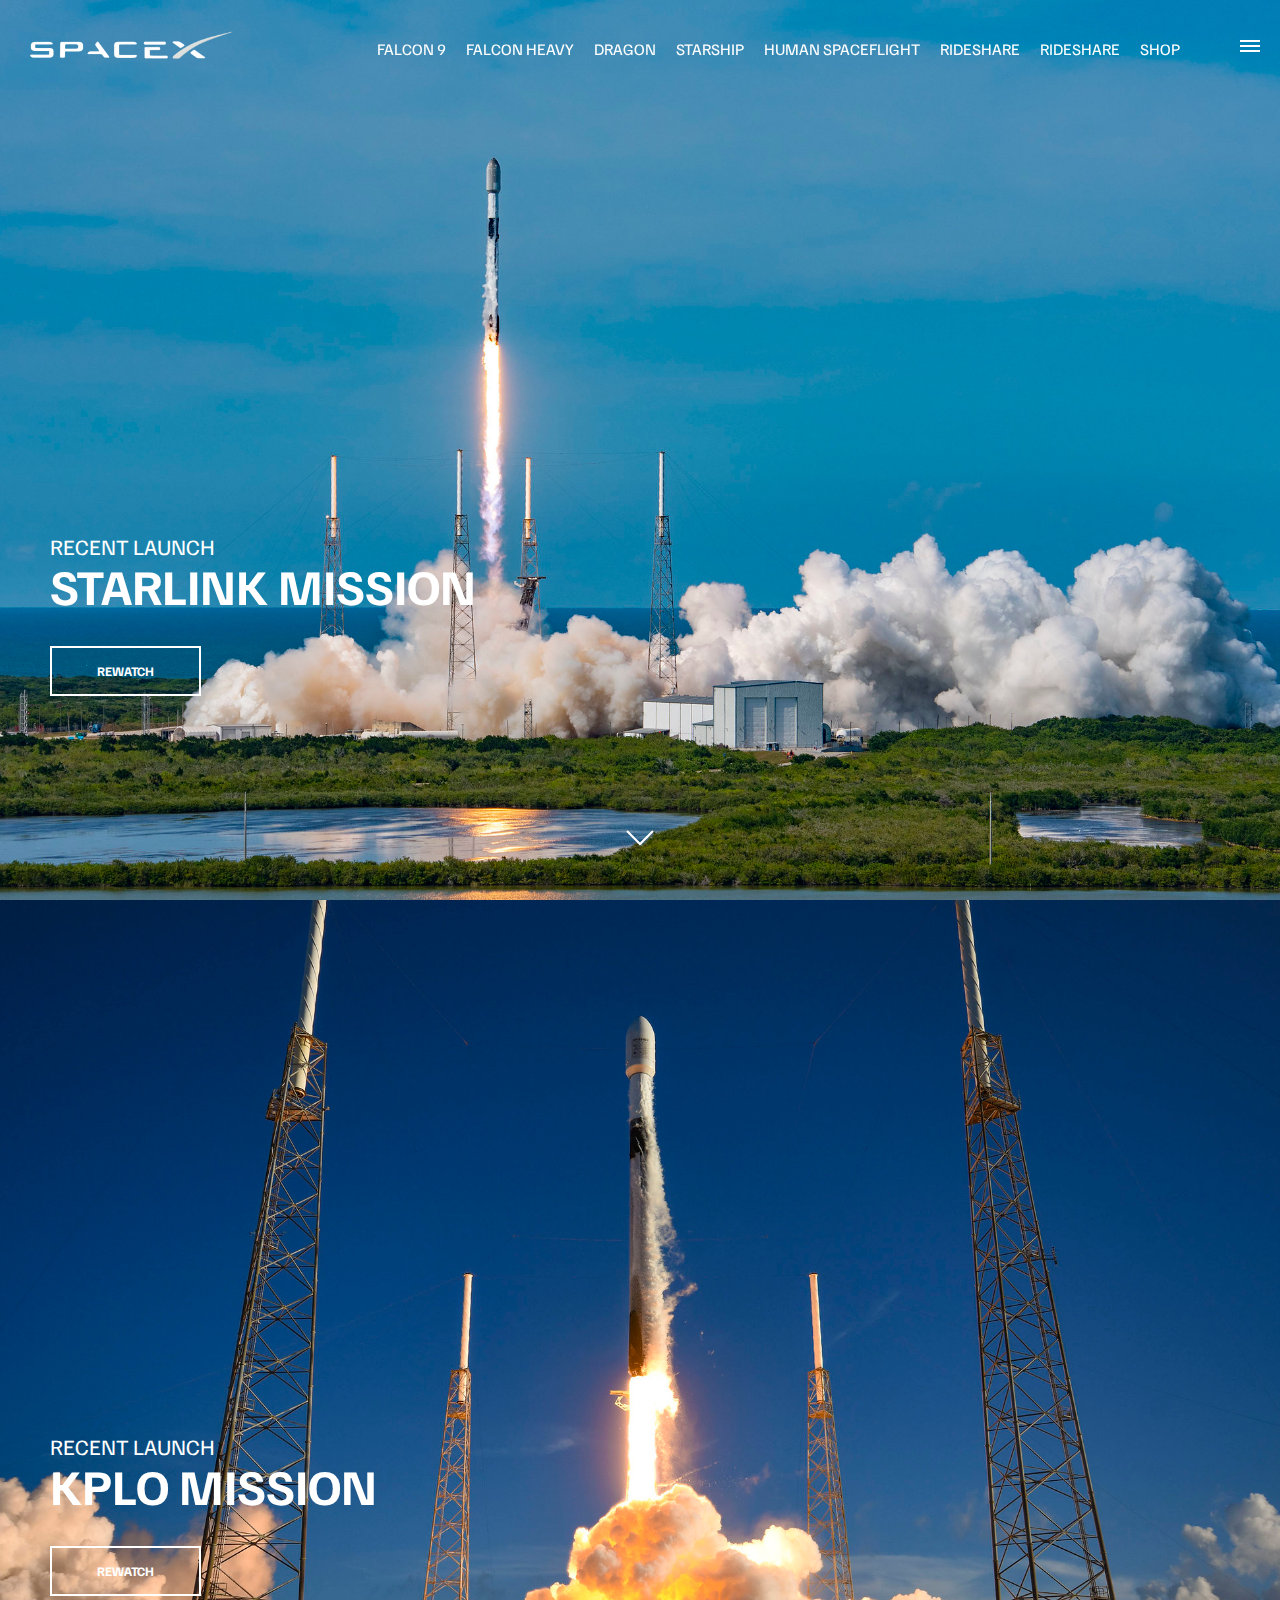
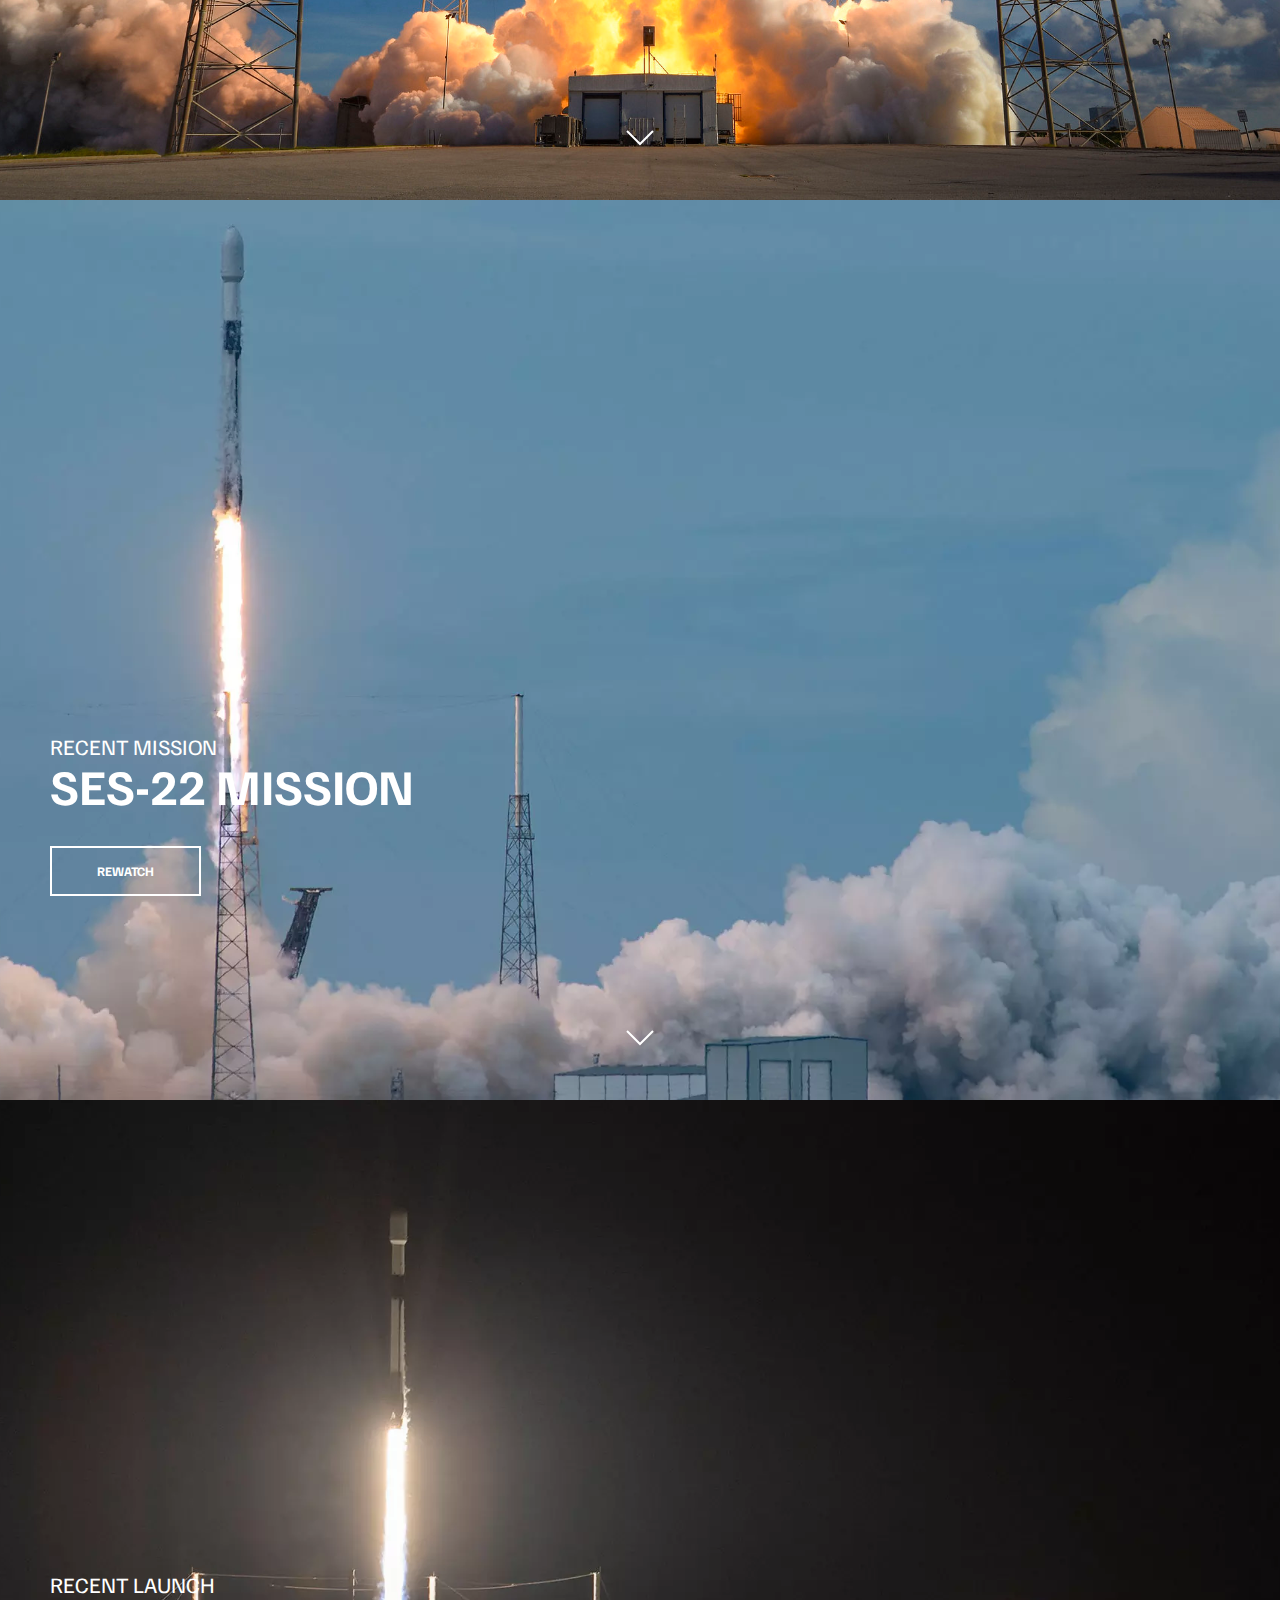
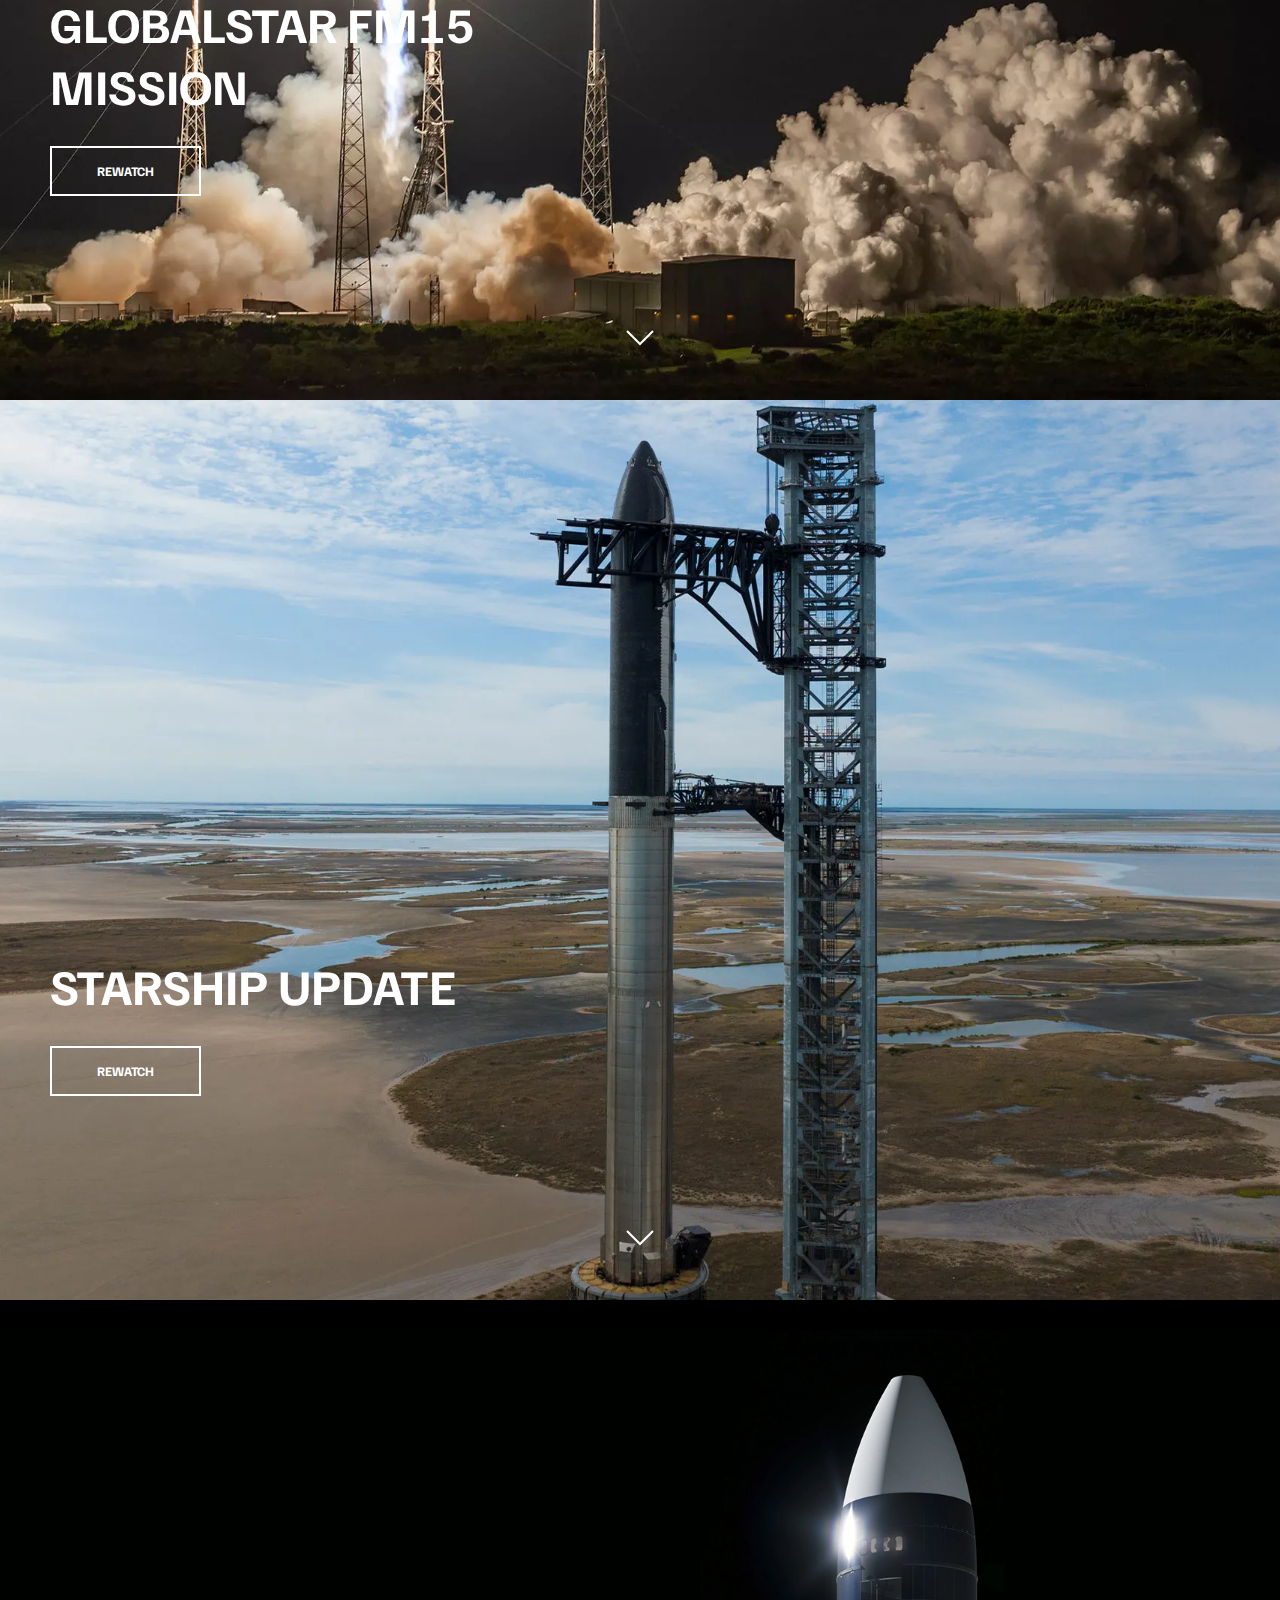
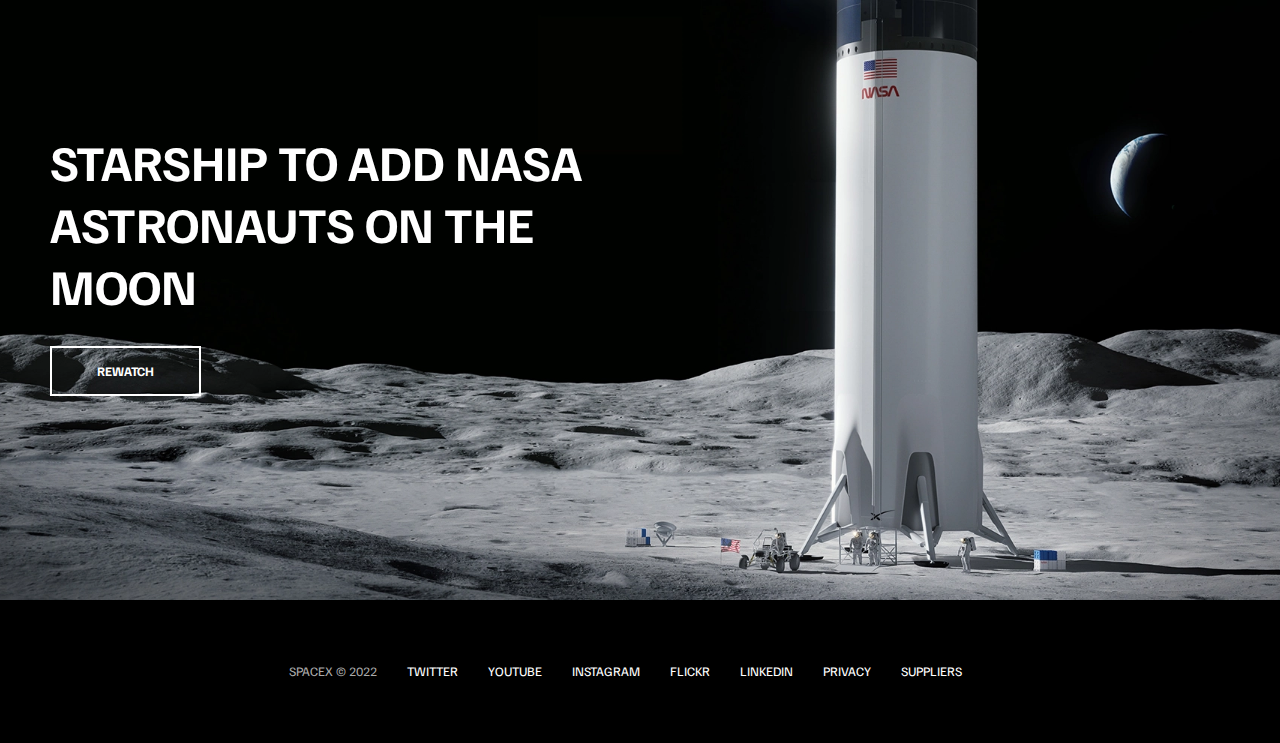
<file: index.html>
<!DOCTYPE html>
<html lang="pl">
<head>
    <meta charset="UTF-8">
    <meta http-equiv="X-UA-Compatible" content="IE=edge">
    <meta name="viewport" content="width=device-width, initial-scale=1.0">
    <link rel="stylesheet" href="css/style.css">
    <script src="js/script.js" defer></script>
    <title>SpaceX</title>
</head>
<body>
  <div id="overlay"></div>
  <div id="mobile-menu" class="mobile-main-menu">
    <ul>
<li><a href="#">Mission</a></li>
<li><a href="#">Launches</a></li>
<li><a href="#">Careers</a></li>
<li><a href="#">Updates</a></li>
<li><a href="#">Shop</a></li>

<li class="mobile-only"><a href="falcon9.html"> Falcon 9</a></li>
        <li class="mobile-only"><a href="falcon-heavy.html"> Falcon Heavy</a></li>
        <li class="mobile-only"><a href="dragon.html"> Falcon 9</a></li>
        <li class="mobile-only"><a href="#"> Starship</a></li>
        <li class="mobile-only"><a href="#"> Human Spaceflight</a></li>
        <li class="mobile-only"><a href="#"> Rideshare</a></li>
        <li class="mobile-only"><a href="#"> Starlink</a></li>
        <li class="mobile-only"><a href="#"> Shop</a></li>
    </ul>
  </div>
<header class ="main-header">
    <div class="logo">
        <a href="index.html">
            <img src="./img/logo.png" alt="SpaceX">
        </a>
    </div>
    <nav class="desktop-main-menu">
        <ul>
        <li><a href="falcon9.html"> Falcon 9</a></li>
        <li><a href="falcon-heavy.html"> Falcon Heavy</a></li>
        <li><a href="dragon.html"> Dragon</li>
        <li><a href="#"> Starship</a></li>
        <li><a href="#"> Human Spaceflight</a></li>
        <li><a href="#"> Rideshare</a></li>
        <li><a href="#"> Rideshare</a></li>
        <li><a href="#"> Shop</a></li>
    </ul>
    </nav>
</header>
<!--HamburgerMenu-->
<button id="menu-btn" class="hamburger" type="button">
    <span class="hamburger-top"></span>
    <span class="hamburger-middle"></span>
    <span class="hamburger-bottom"></span>
</button>
<section class="section-a">
    <div class="section-inner">
      <h4>Recent Launch</h4> 
      <h2>Starlink Mission</h2>
      <a href="#"  class="btn">
        <div class="hover"></div>
        <span>Rewatch</span>
      </a>
    </div>
<div class="scroll-arrow">
    <svg width="30px" height="20px">
        <path
            stroke="#ffffff"
            fill="none"
            stroke-width="2px"
            d="M2.000,5.000 L15.000,18.000 L28.000,5.000 "
          ></path>
    </svg>
</div>
</section>

<section class="section-b">
    <div class="section-inner">
      <h4>Recent Launch</h4> 
      <h2>KPLO Mission</h2>
      <a href="#"  class="btn">
        <div class="hover"></div>
        <span>Rewatch</span>
      </a>
    </div>
<div class="scroll-arrow">
    <svg width="30px" height="20px">
        <path
            stroke="#ffffff"
            fill="none"
            stroke-width="2px"
            d="M2.000,5.000 L15.000,18.000 L28.000,5.000 "
          ></path>
    </svg>
</div>

</section>

<section class="section-c">
    <div class="section-inner">
      <h4>Recent Mission</h4> 
      <h2>SES-22 Mission</h2>
      <a href="#"  class="btn">
        <div class="hover"></div>
        <span>Rewatch</span>
      </a>
    </div>
<div class="scroll-arrow">
    <svg width="30px" height="20px">
        <path
            stroke="#ffffff"
            fill="none"
            stroke-width="2px"
            d="M2.000,5.000 L15.000,18.000 L28.000,5.000 "
          ></path>
    </svg>
</div>

</section>

<section class="section-d">
    <div class="section-inner">
      <h4>Recent Launch</h4> 
      <h2>Globalstar FM15 Mission</h2>
      <a href="#"  class="btn">
        <div class="hover"></div>
        <span>Rewatch</span>
      </a>
    </div>
<div class="scroll-arrow">
    <svg width="30px" height="20px">
        <path
            stroke="#ffffff"
            fill="none"
            stroke-width="2px"
            d="M2.000,5.000 L15.000,18.000 L28.000,5.000 "
          ></path>
    </svg>
</div>

</section>


<section class="section-e">
    <div class="section-inner">
      <h2>Starship Update</h2>
      <a href="#"  class="btn">
        <div class="hover"></div>
        <span>Rewatch</span>
      </a>
    </div>
<div class="scroll-arrow">
    <svg width="30px" height="20px">
        <path
            stroke="#ffffff"
            fill="none"
            stroke-width="2px"
            d="M2.000,5.000 L15.000,18.000 L28.000,5.000 "
          ></path>
    </svg>
</div>

</section>

<section class="section-f">
    <div class="section-inner">
      <h2>Starship to add Nasa astronauts on the moon</h2>
      <a href="#"  class="btn">
        <div class="hover"></div>
        <span>Rewatch</span>
      </a>
    </div>
</section>


<footer>
    <ul>
        <li>SpaceX &copy; 2022</li>
        <li><a href="#">Twitter</a></li>
        <li><a href="#">YouTube</a></li>
        <li><a href="#">Instagram</a></li>
        <li><a href="#">Flickr</a></li>
        <li><a href="#">LinkedIn</a></li>
        <li><a href="#">Privacy</a></li>
        <li><a href="#">Suppliers</a></li>
    </ul>
</footer>
</body>
</html>
</file>
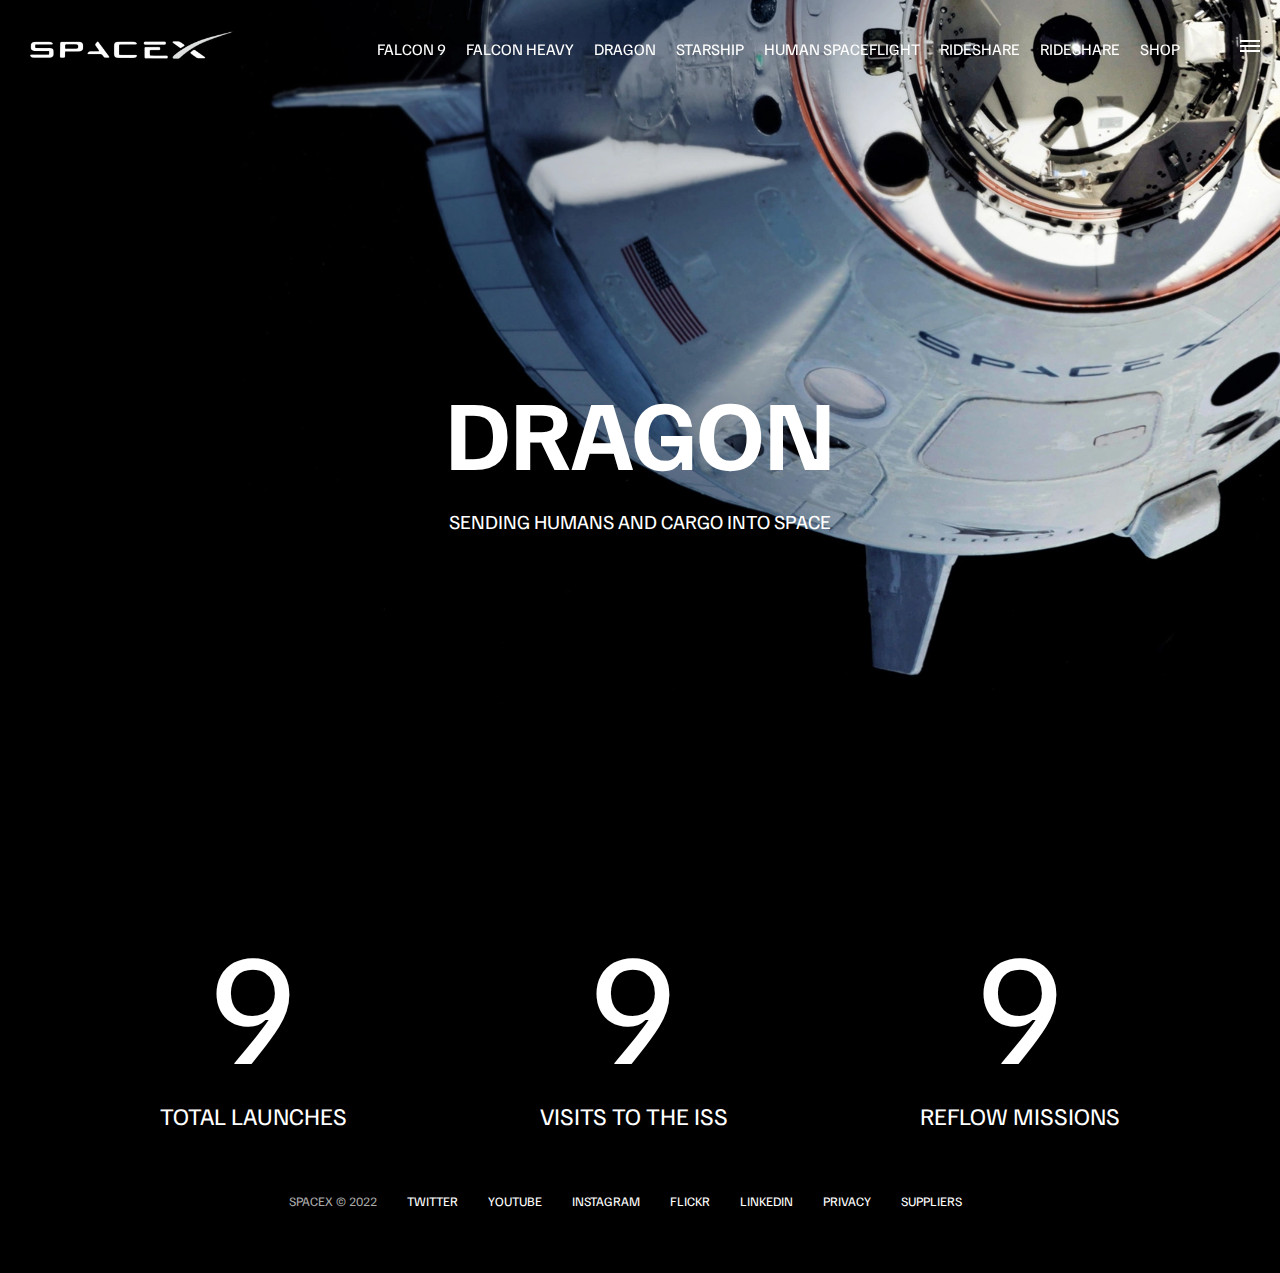
<file: dragon.html>
<!DOCTYPE html>
<html lang="pl">
<head>
    <meta charset="UTF-8">
    <meta http-equiv="X-UA-Compatible" content="IE=edge">
    <meta name="viewport" content="width=device-width, initial-scale=1.0">
    <link rel="stylesheet" href="css/style.css">
    <script src="js/script.js" defer></script>
    <title>SpaceX - Dragon</title>
</head>
<body>
  <div id="overlay"></div>
  <div id="mobile-menu" class="mobile-main-menu">
    <ul>
<li><a href="#">Mission</a></li>
<li><a href="#">Launches</a></li>
<li><a href="#">Careers</a></li>
<li><a href="#">Updates</a></li>
<li><a href="#">Shop</a></li>

<li class="mobile-only"><a href="falcon9.html"> Falcon 9</a></li>
        <li class="mobile-only"><a href="falcon-heavy.html"> Falcon Heavy</a></li>
        <li class="mobile-only"><a href="dragon.html"> Falcon 9</a></li>
        <li class="mobile-only"><a href="#"> Starship</a></li>
        <li class="mobile-only"><a href="#"> Human Spaceflight</a></li>
        <li class="mobile-only"><a href="#"> Rideshare</a></li>
        <li class="mobile-only"><a href="#"> Starlink</a></li>
        <li class="mobile-only"><a href="#"> Shop</a></li>
    </ul>
  </div>
<header class ="main-header">
    <div class="logo">
        <a href="index.html">
            <img src="./img/logo.png" alt="SpaceX">
        </a>
    </div>
    <nav class="desktop-main-menu">
        <ul>
        <li><a href="falcon9.html"> Falcon 9</a></li>
        <li><a href="falcon-heavy.html"> Falcon Heavy</a></li>
        <li><a href="dragon.html"> Dragon</a></li>
        <li><a href="#"> Starship</a></li>
        <li><a href="#"> Human Spaceflight</a></li>
        <li><a href="#"> Rideshare</a></li>
        <li><a href="#"> Rideshare</a></li>
        <li><a href="#"> Shop</a></li>
    </ul>
    </nav>
</header>
<!--HamburgerMenu-->
<button id="menu-btn" class="hamburger" type="button">
    <span class="hamburger-top"></span>
    <span class="hamburger-middle"></span>
    <span class="hamburger-bottom"></span>
</button>
<section class="section-animate bg-dragon"></section>
<div class="section-inner-center">
    <h3>Dragon</h3>
    <p>Sending humans and cargo into space </p>
</div>
<div class="stats">
    <div>
        <span class="counter" data-target="34">0</span>
        <h4> Total Launches</h4>
    </div>
    <div>
        <span class="counter" data-target="31">0</span>
        <h4> Visits to the ISS</h4>
    </div>
    <div>
        <span class="counter" data-target="13">0</span>
        <h4> Reflow Missions</h4>
    </div>
</div>
<footer>
    <ul>
        <li>SpaceX &copy; 2022</li>
        <li><a href="#">Twitter</a></li>
        <li><a href="#">YouTube</a></li>
        <li><a href="#">Instagram</a></li>
        <li><a href="#">Flickr</a></li>
        <li><a href="#">LinkedIn</a></li>
        <li><a href="#">Privacy</a></li>
        <li><a href="#">Suppliers</a></li>
    </ul>
</footer>
</body>
</html>
</file>
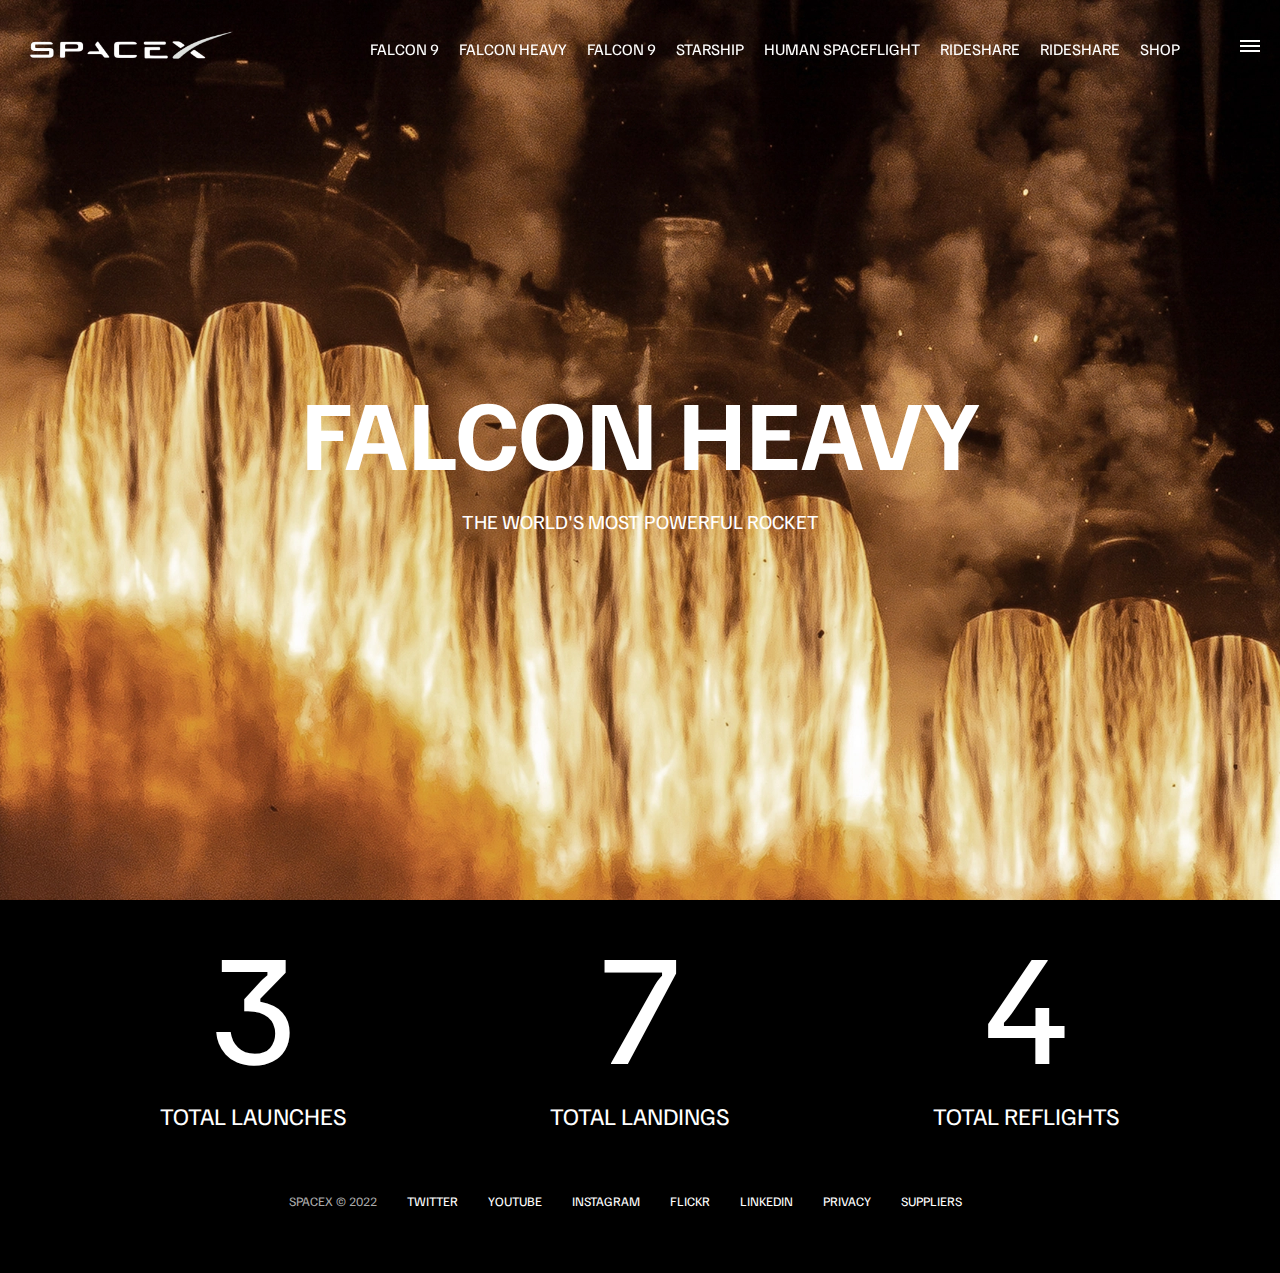
<file: falcon-heavy.html>
<!DOCTYPE html>
<html lang="pl">
<head>
    <meta charset="UTF-8">
    <meta http-equiv="X-UA-Compatible" content="IE=edge">
    <meta name="viewport" content="width=device-width, initial-scale=1.0">
    <link rel="stylesheet" href="css/style.css">
    <script src="js/script.js" defer></script>
    <title>SpaceX - Flacon Heavy</title>
</head>
<body>
  <div id="overlay"></div>
  <div id="mobile-menu" class="mobile-main-menu">
    <ul>
<li><a href="#">Mission</a></li>
<li><a href="#">Launches</a></li>
<li><a href="#">Careers</a></li>
<li><a href="#">Updates</a></li>
<li><a href="#">Shop</a></li>

<li class="mobile-only"><a href="falcon9.html"> Falcon 9</a></li>
        <li class="mobile-only"><a href="falcon-heavy.html"> Falcon Heavy</a></li>
        <li class="mobile-only"><a href="dragon.html"> Falcon 9</a></li>
        <li class="mobile-only"><a href="#"> Starship</a></li>
        <li class="mobile-only"><a href="#"> Human Spaceflight</a></li>
        <li class="mobile-only"><a href="#"> Rideshare</a></li>
        <li class="mobile-only"><a href="#"> Starlink</a></li>
        <li class="mobile-only"><a href="#"> Shop</a></li>
    </ul>
  </div>
<header class ="main-header">
    <div class="logo">
        <a href="index.html">
            <img src="./img/logo.png" alt="SpaceX">
        </a>
    </div>
    <nav class="desktop-main-menu">
        <ul>
        <li><a href="falcon9.html"> Falcon 9</a></li>
        <li><a href="falcon-heavy.html"> Falcon Heavy</a></li>
        <li><a href="dragon.html"> Falcon 9</a></li>
        <li><a href="#"> Starship</a></li>
        <li><a href="#"> Human Spaceflight</a></li>
        <li><a href="#"> Rideshare</a></li>
        <li><a href="#"> Rideshare</a></li>
        <li><a href="#"> Shop</a></li>
    </ul>
    </nav>
</header>
<!--HamburgerMenu-->
<button id="menu-btn" class="hamburger" type="button">
    <span class="hamburger-top"></span>
    <span class="hamburger-middle"></span>
    <span class="hamburger-bottom"></span>
</button>
<section class="section-animate bg-falcon-heavy"></section>
<div class="section-inner-center">
    <h3>Falcon Heavy</h3>
    <p>The world's most powerful rocket </p>
</div>
<div class="stats">
    <div>
        <span class="counter" data-target="3">0</span>
        <h4> Total Launches</h4>
    </div>
    <div>
        <span class="counter" data-target="7">0</span>
        <h4> Total Landings</h4>
    </div>
    <div>
        <span class="counter" data-target="4">0</span>
        <h4> Total Reflights</h4>
    </div>
</div>
<footer>
    <ul>
        <li>SpaceX &copy; 2022</li>
        <li><a href="#">Twitter</a></li>
        <li><a href="#">YouTube</a></li>
        <li><a href="#">Instagram</a></li>
        <li><a href="#">Flickr</a></li>
        <li><a href="#">LinkedIn</a></li>
        <li><a href="#">Privacy</a></li>
        <li><a href="#">Suppliers</a></li>
    </ul>
</footer>
</body>
</html>
</file>
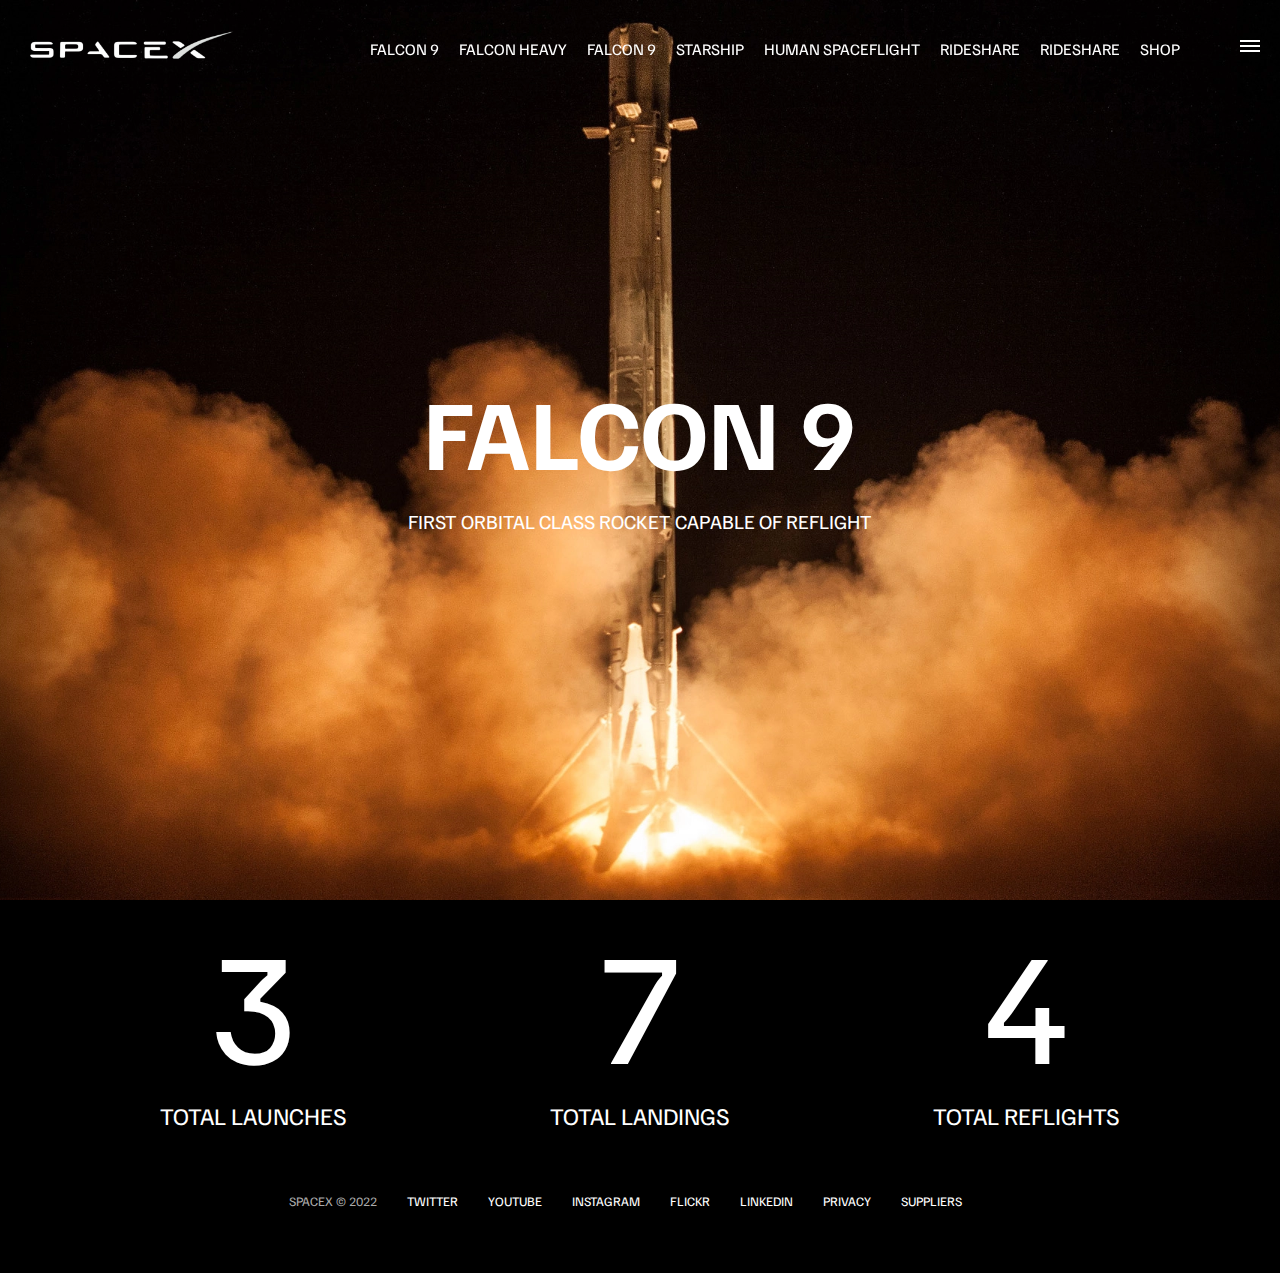
<file: falcon9.html>
<!DOCTYPE html>
<html lang="pl">
<head>
    <meta charset="UTF-8">
    <meta http-equiv="X-UA-Compatible" content="IE=edge">
    <meta name="viewport" content="width=device-width, initial-scale=1.0">
    <link rel="stylesheet" href="css/style.css">
    <script src="js/script.js" defer></script>
    <title>SpaceX - Flacon 9</title>
</head>
<body>
  <div id="overlay"></div>
  <div id="mobile-menu" class="mobile-main-menu">
    <ul>
<li><a href="#">Mission</a></li>
<li><a href="#">Launches</a></li>
<li><a href="#">Careers</a></li>
<li><a href="#">Updates</a></li>
<li><a href="#">Shop</a></li>

<li class="mobile-only"><a href="falcon9.html"> Falcon 9</a></li>
        <li class="mobile-only"><a href="falcon-heavy.html"> Falcon Heavy</a></li>
        <li class="mobile-only"><a href="dragon.html"> Falcon 9</a></li>
        <li class="mobile-only"><a href="#"> Starship</a></li>
        <li class="mobile-only"><a href="#"> Human Spaceflight</a></li>
        <li class="mobile-only"><a href="#"> Rideshare</a></li>
        <li class="mobile-only"><a href="#"> Starlink</a></li>
        <li class="mobile-only"><a href="#"> Shop</a></li>
    </ul>
  </div>
<header class ="main-header">
    <div class="logo">
        <a href="index.html">
            <img src="./img/logo.png" alt="SpaceX">
        </a>
    </div>
    <nav class="desktop-main-menu">
        <ul>
        <li><a href="falcon9.html"> Falcon 9</a></li>
        <li><a href="falcon-heavy.html"> Falcon Heavy</a></li>
        <li><a href="dragon.html"> Falcon 9</a></li>
        <li><a href="#"> Starship</a></li>
        <li><a href="#"> Human Spaceflight</a></li>
        <li><a href="#"> Rideshare</a></li>
        <li><a href="#"> Rideshare</a></li>
        <li><a href="#"> Shop</a></li>
    </ul>
    </nav>
</header>
<!--HamburgerMenu-->
<button id="menu-btn" class="hamburger" type="button">
    <span class="hamburger-top"></span>
    <span class="hamburger-middle"></span>
    <span class="hamburger-bottom"></span>
</button>
<section class="section-animate bg-falcon-9"></section>
<div class="section-inner-center">
    <h3>Falcon 9</h3>
    <p>First orbital class rocket capable of reflight </p>
</div>
<div class="stats">
    <div>
        <span class="counter" data-target="3">0</span>
        <h4> Total Launches</h4>
    </div>
    <div>
        <span class="counter" data-target="7">0</span>
        <h4> Total Landings</h4>
    </div>
    <div>
        <span class="counter" data-target="4">0</span>
        <h4> Total Reflights</h4>
    </div>
</div>
<footer>
    <ul>
        <li>SpaceX &copy; 2022</li>
        <li><a href="#">Twitter</a></li>
        <li><a href="#">YouTube</a></li>
        <li><a href="#">Instagram</a></li>
        <li><a href="#">Flickr</a></li>
        <li><a href="#">LinkedIn</a></li>
        <li><a href="#">Privacy</a></li>
        <li><a href="#">Suppliers</a></li>
    </ul>
</footer>
</body>
</html>
</file>
<file: css/style.css>
@import url("https://fonts.googleapis.com/css2?family=Familjen+Grotesk:wght@400;600;700&family=Montserrat:wght@400;700&family=Rubik:wght@300;400;700&display=swap");
*, *::before, *::after {
  margin: 0;
  padding: 0;
  -webkit-box-sizing: border-box;
          box-sizing: border-box;
}

body {
  font-family: 'Familjen Grotesk', sans-serif;
  background-color: #000;
  color: #fff;
}

a {
  text-decoration: none;
  color: #fff;
}

ul {
  list-style: none;
}

.main-header {
  position: fixed;
  top: 0;
  left: 0;
  width: 100%;
  z-index: 3;
  display: -webkit-box;
  display: -ms-flexbox;
  display: flex;
  -webkit-box-pack: justify;
      -ms-flex-pack: justify;
          justify-content: space-between;
  -webkit-box-align: center;
      -ms-flex-align: center;
          align-items: center;
  text-transform: uppercase;
  height: 100px;
  padding: 0 30px;
}

.logo {
  width: 210px;
  height: auto;
}

.logo img {
  display: block;
  width: 100%;
  height: auto;
}

.desktop-main-menu {
  margin-right: 50px;
}

.desktop-main-menu ul {
  display: -webkit-box;
  display: -ms-flexbox;
  display: flex;
}

.desktop-main-menu ul li {
  position: relative;
  margin-right: 20px;
  padding-bottom: 2px;
}

.desktop-main-menu ul li a::after {
  content: '';
  position: absolute;
  bottom: 0;
  left: 0;
  width: 100%;
  height: 1px;
  background: #fff;
  -webkit-transform: scaleX(0);
          transform: scaleX(0);
  -webkit-transition: -webkit-transform 0.6s cubic-bezier(0.19, 1, 0.22, 1);
  transition: -webkit-transform 0.6s cubic-bezier(0.19, 1, 0.22, 1);
  transition: transform 0.6s cubic-bezier(0.19, 1, 0.22, 1);
  transition: transform 0.6s cubic-bezier(0.19, 1, 0.22, 1), -webkit-transform 0.6s cubic-bezier(0.19, 1, 0.22, 1);
  -webkit-transform-origin: right center;
          transform-origin: right center;
}

.desktop-main-menu ul li a:hover::after {
  -webkit-transform: scaleX(1);
          transform: scaleX(1);
  -webkit-transform-origin: left center;
          transform-origin: left center;
  -webkit-transition-duration: 0.4s;
          transition-duration: 0.4s;
}

section {
  position: relative;
  height: 100vh;
  background-position: center;
  background-repeat: no-repeat;
  background-size: cover;
  text-transform: uppercase;
}

.section-a {
  background-image: url("../img/section-a.png");
}

.section-b {
  background-image: url("../img/section-b.png");
}

.section-c {
  background-image: url("../img/section-c.png");
}

.section-d {
  background-image: url("../img/section-d.png");
}

.section-e {
  background-image: url("../img/section-e.png");
}

.section-f {
  background-image: url("../img/section-f.png");
}

.section-inner h2 {
  font-size: 50px;
  font-weight: 700;
  margin-bottom: 20px;
  -webkit-animation: fadeInUp 0.5s ease-in-out 0.2s;
          animation: fadeInUp 0.5s ease-in-out 0.2s;
  -webkit-animation-fill-mode: both;
          animation-fill-mode: both;
}

.section-inner a {
  -webkit-animation: fadeInUp 0.5s ease-in-out 0.4s;
          animation: fadeInUp 0.5s ease-in-out 0.4s;
  -webkit-animation-fill-mode: both;
          animation-fill-mode: both;
}

.section-inner h4 {
  line-height: 5px;
  font-size: 22px;
  margin-bottom: 5px;
  font-weight: 300;
  -webkit-animation: fadeInUp 0.5s ease-in-out;
          animation: fadeInUp 0.5s ease-in-out;
}

.section-inner {
  position: absolute;
  bottom: 200px;
  left: 50px;
  max-width: 560px;
}

.btn {
  position: relative;
  display: inline-block;
  cursor: pointer;
  text-align: center;
  min-width: 130px;
  padding: 15px 45px;
  margin-top: 10px;
  border: 2px solid #fff;
  font-size: 13px;
  font-weight: bold;
  text-transform: uppercase;
  overflow: hidden;
  z-index: 2;
}

.btn:hover span {
  color: #000;
}

.btn .hover {
  position: absolute;
  top: 0;
  left: 0;
  width: 100vh;
  height: 100%;
  background-color: #fff;
  color: #000;
  z-index: -1;
  -webkit-transform: scaleY(0);
          transform: scaleY(0);
  -webkit-transform-origin: top;
          transform-origin: top;
  -webkit-transition: -webkit-transform 0.6s cubic-bezier(0.19, 1, 0.22, 1);
  transition: -webkit-transform 0.6s cubic-bezier(0.19, 1, 0.22, 1);
  transition: transform 0.6s cubic-bezier(0.19, 1, 0.22, 1);
  transition: transform 0.6s cubic-bezier(0.19, 1, 0.22, 1), -webkit-transform 0.6s cubic-bezier(0.19, 1, 0.22, 1);
}

.btn:hover .hover {
  -webkit-transform: scaleY(1);
          transform: scaleY(1);
  -webkit-transform-origin: bottom center;
          transform-origin: bottom center;
  width: 100vh;
}

.scroll-arrow {
  position: absolute;
  bottom: 50px;
  left: 50%;
  -webkit-transform: translateX(-50%);
          transform: translateX(-50%);
  -webkit-animation: fadeBounce 4s cubic-bezier(0.38, 0.6, 0.54, 0.56) infinite;
          animation: fadeBounce 4s cubic-bezier(0.38, 0.6, 0.54, 0.56) infinite;
}

footer {
  position: relative;
  padding: 55px 0;
}

footer ul {
  display: -webkit-box;
  display: -ms-flexbox;
  display: flex;
  -webkit-box-pack: center;
      -ms-flex-pack: center;
          justify-content: center;
  -webkit-box-align: center;
      -ms-flex-align: center;
          align-items: center;
  -ms-flex-wrap: wrap;
      flex-wrap: wrap;
}

footer ul li {
  margin-right: 30px;
  color: #aaa;
  text-transform: uppercase;
  font-size: 13px;
  line-height: 2.5;
}

footer ul li a {
  color: #fff;
  -webkit-transition: color 0.6s;
  transition: color 0.6s;
}

footer ul li a:hover {
  color: #aaa;
}

.hamburger {
  position: fixed;
  top: 40px;
  right: 20px;
  z-index: 10;
  cursor: pointer;
  width: 20px;
  height: 20px;
  background: none;
  border: none;
}

.hamburger-top,
.hamburger-middle,
.hamburger-bottom {
  position: absolute;
  width: 20px;
  height: 2px;
  top: 0;
  left: 0;
  background: #fff;
  -webkit-transition: all 0.5s;
  transition: all 0.5s;
}

.hamburger-middle {
  -webkit-transform: translateY(5px);
          transform: translateY(5px);
}

.hamburger-bottom {
  -webkit-transform: translateY(10px);
          transform: translateY(10px);
}

.open {
  -webkit-transform: rotate(90deg);
          transform: rotate(90deg);
}

.open .hamburger-top {
  -webkit-transform: rotate(45deg) translateY(6px) translateX(6px);
          transform: rotate(45deg) translateY(6px) translateX(6px);
}

.open .hamburger-middle {
  display: none;
}

.open .hamburger-bottom {
  -webkit-transform: rotate(-45deg) translateY(6px) translateX(-6px);
          transform: rotate(-45deg) translateY(6px) translateX(-6px);
}

.overlay-show {
  position: fixed;
  top: 0;
  left: 0;
  width: 100%;
  height: 100%;
  background-color: rgba(0, 0, 0, 0.5);
  z-index: 3;
}

.stop-scrolling {
  overflow: hidden;
}

.mobile-only {
  display: none;
}

.mobile-main-menu {
  position: fixed;
  top: 0;
  right: 0;
  width: 350px;
  height: 100%;
  z-index: 4;
  background: #000;
  display: -webkit-box;
  display: -ms-flexbox;
  display: flex;
  -webkit-box-align: center;
      -ms-flex-align: center;
          align-items: center;
  -webkit-box-pack: center;
      -ms-flex-pack: center;
          justify-content: center;
  -webkit-transform: translateX(100%);
          transform: translateX(100%);
  -webkit-transition: -webkit-transform 0.6s cubic-bezier(0.19, 1, 0.22, 1);
  transition: -webkit-transform 0.6s cubic-bezier(0.19, 1, 0.22, 1);
  transition: transform 0.6s cubic-bezier(0.19, 1, 0.22, 1);
  transition: transform 0.6s cubic-bezier(0.19, 1, 0.22, 1), -webkit-transform 0.6s cubic-bezier(0.19, 1, 0.22, 1);
}

.show-menu {
  -webkit-transform: translateX(0);
          transform: translateX(0);
}

.mobile-main-menu ul {
  display: -webkit-box;
  display: -ms-flexbox;
  display: flex;
  -webkit-box-orient: vertical;
  -webkit-box-direction: normal;
      -ms-flex-direction: column;
          flex-direction: column;
  -webkit-box-align: end;
      -ms-flex-align: end;
          align-items: end;
  -webkit-box-pack: center;
      -ms-flex-pack: center;
          justify-content: center;
  padding: 50px;
  width: 100%;
}

.mobile-main-menu ul li {
  margin-bottom: 20px;
  font-size: 18px;
  text-transform: uppercase;
  border-bottom: 1px #555 dotted;
  width: 100%;
  text-align: right;
  padding-bottom: 8px;
}

.mobile-main-menu ul li a {
  color: #fff;
  -webkit-transition: color 0.6s;
  transition: color 0.6s;
}

.mobile-main-menu ul li a:hover {
  color: #aaa;
}

.bg-falcon-9 {
  background-image: url("../img/falcon-9.png");
}

.bg-falcon-heavy {
  background-image: url("../img/falcon-heavy.png");
}

.bg-dragon {
  background-image: url("../img/dragon.png");
}

.section-animate {
  -webkit-animation: fadeIn 2s ease-in-out;
          animation: fadeIn 2s ease-in-out;
}

.section-inner-center {
  position: absolute;
  top: 50%;
  left: 50%;
  -webkit-transform: translate(-50%, -50%);
          transform: translate(-50%, -50%);
  text-transform: uppercase;
  text-align: center;
  width: 80%;
}

.section-inner-center h3 {
  font-size: 100px;
  margin-bottom: 15px;
  -webkit-animation: fadeInUp 0.5s ease-in-out;
          animation: fadeInUp 0.5s ease-in-out;
  -webkit-animation-fill-mode: both;
          animation-fill-mode: both;
}

.section-inner-center p {
  font-size: 20px;
  -webkit-animation: fadeInUp 0.5s ease-in-out 0.2s;
          animation: fadeInUp 0.5s ease-in-out 0.2s;
}

.stats {
  max-width: 960px;
  margin: 0 auto;
  display: -webkit-box;
  display: -ms-flexbox;
  display: flex;
  -webkit-box-align: center;
      -ms-flex-align: center;
          align-items: center;
  -webkit-box-pack: justify;
      -ms-flex-pack: justify;
          justify-content: space-between;
  text-align: center;
  text-transform: uppercase;
}

.stats div span {
  font-size: 160px;
}

.stats div h4 {
  font-size: 24px;
  font-weight: 300;
}

@-webkit-keyframes fadeInUp {
  0% {
    opacity: 0;
    -webkit-transform: translateY(140px);
            transform: translateY(140px);
  }
  100% {
    opacity: 1;
    -webkit-transform: translateY(0);
            transform: translateY(0);
  }
}

@keyframes fadeInUp {
  0% {
    opacity: 0;
    -webkit-transform: translateY(140px);
            transform: translateY(140px);
  }
  100% {
    opacity: 1;
    -webkit-transform: translateY(0);
            transform: translateY(0);
  }
}

@-webkit-keyframes fadeIn {
  0% {
    opacity: 0;
  }
  100% {
    opacity: 1;
  }
}

@keyframes fadeIn {
  0% {
    opacity: 0;
  }
  100% {
    opacity: 1;
  }
}

@-webkit-keyframes fadeBounce {
  0%,
  20%,
  50%,
  80%,
  100% {
    opacity: 0;
    -webkit-transform: translateY(-20px);
            transform: translateY(-20px);
  }
  40% {
    opacity: 1;
    -webkit-transform: translateY(0);
            transform: translateY(0);
  }
}

@keyframes fadeBounce {
  0%,
  20%,
  50%,
  80%,
  100% {
    opacity: 0;
    -webkit-transform: translateY(-20px);
            transform: translateY(-20px);
  }
  40% {
    opacity: 1;
    -webkit-transform: translateY(0);
            transform: translateY(0);
  }
}

@media (max-width: 960px) {
  .desktop-main-menu {
    display: none;
  }
  .mobile-only {
    display: block;
  }
  .section-inner-center h3 {
    font-size: 75px;
  }
}

@media (max-width: 600px) {
  .section-inner {
    bottom: 75px;
    left: 20px;
  }
  .section-inner h2 {
    font-size: 40px;
  }
  footer ul li:first-child {
    top: 30px;
    left: 50%;
    position: absolute;
    -webkit-transform: translate(-50%, -50%);
            transform: translate(-50%, -50%);
  }
  footer ul li {
    margin-right: 15px;
  }
  .logo {
    width: 150px;
    margin: auto;
  }
  .section-inner-center h3 {
    font-size: 50px;
  }
  .stats {
    -webkit-box-orient: vertical;
    -webkit-box-direction: normal;
        -ms-flex-direction: column;
            flex-direction: column;
  }
  .stats div {
    margin-bottom: 20px;
  }
}

@media (max-width: 1200px) {
  .desktop-main-menu ul li {
    font-size: 11px;
  }
}
/*# sourceMappingURL=style.css.map */
</file>
